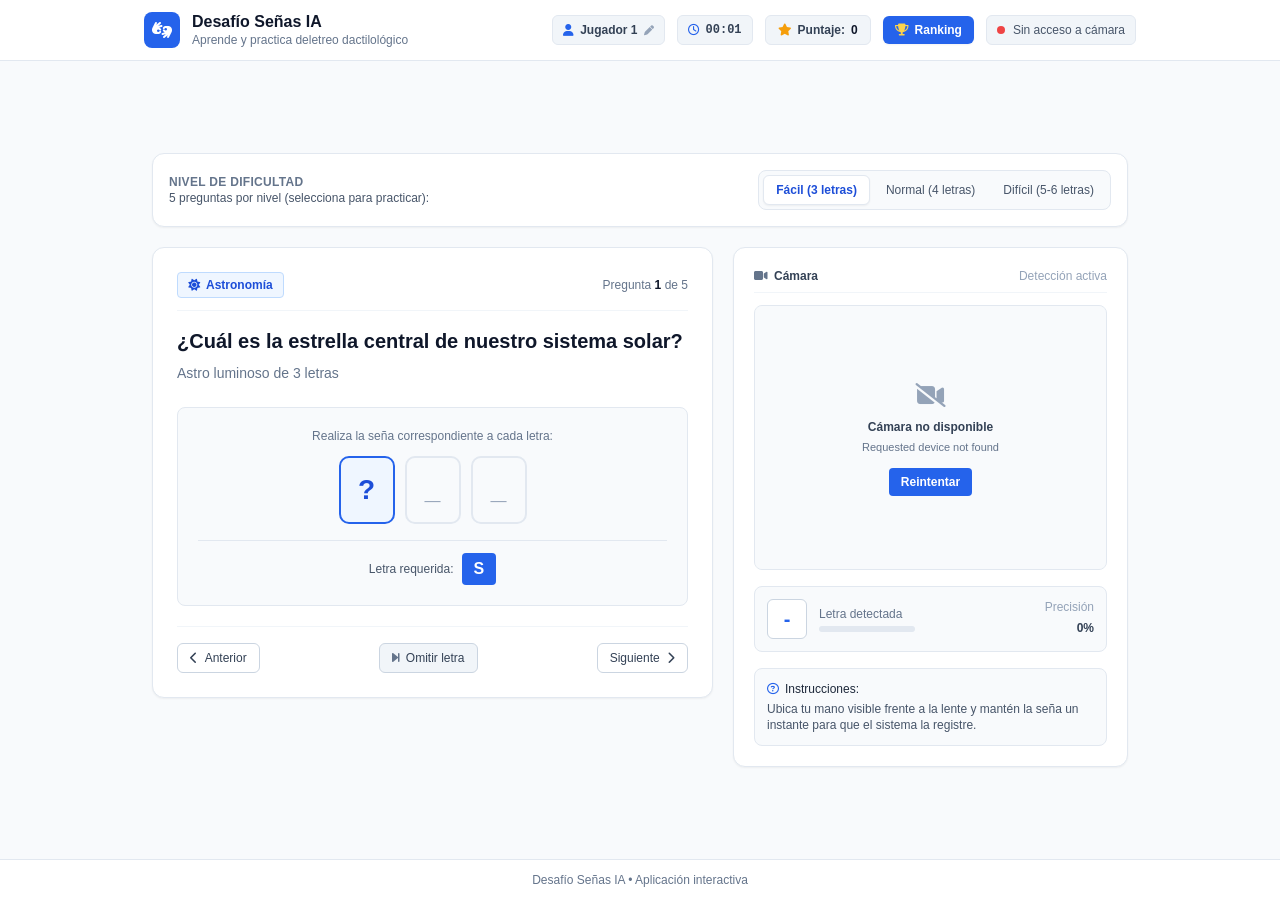
<file: index.html>
<!DOCTYPE html>
<html lang="es" class="h-full">

<head>
    <meta charset="UTF-8">
    <meta name="viewport" content="width=device-width, initial-scale=1.0, maximum-scale=1.0, user-scalable=no">
    <title>Desafío Señas IA</title>

    <!-- Librerías locales (100% Offline) -->
    <script src="libs/tailwind.js"></script>
    <link rel="stylesheet" href="libs/fontawesome/all.min.css">
    <script src="libs/tf.min.js"></script>
    <script src="libs/teachablemachine-image.min.js"></script>
    <script src="libs/confetti.browser.min.js"></script>

    <!-- Estilos de la aplicación -->
    <link rel="stylesheet" href="style.css">
</head>

<body class="bg-slate-50 text-slate-900 min-h-screen flex flex-col justify-between antialiased">

    <!-- Barra de Navegación / Encabezado -->
    <header class="w-full bg-white border-b border-slate-200 sticky top-0 z-50">
        <div class="max-w-5xl mx-auto px-4 py-3 flex items-center justify-between">
            <div class="flex items-center gap-3">
                <div class="w-9 h-9 rounded-lg bg-blue-600 flex items-center justify-center text-white text-base">
                    <i class="fa-solid fa-hands-asl-interpreting"></i>
                </div>
                <div>
                    <h1 class="text-base font-bold text-slate-900 leading-tight">Desafío Señas IA</h1>
                    <p class="text-xs text-slate-500">Aprende y practica deletreo dactilológico</p>
                </div>
            </div>

            <div class="flex items-center gap-1.5 sm:gap-3 flex-wrap justify-end">
                <!-- Jugador actual -->
                <button type="button" onclick="game.promptChangePlayer()"
                    class="text-xs font-semibold text-slate-700 bg-slate-100 hover:bg-slate-200 border border-slate-200 px-2.5 py-1.5 rounded-md flex items-center gap-1.5 transition cursor-pointer"
                    title="Cambiar de participante">
                    <i class="fa-solid fa-user text-blue-600"></i>
                    <span id="current-player-name" class="max-w-[90px] sm:max-w-[120px] truncate">Jugador 1</span>
                    <i class="fa-solid fa-pen text-[10px] text-slate-400"></i>
                </button>

                <!-- Tiempo transcurrido en la pregunta -->
                <div class="text-xs font-semibold text-slate-700 bg-slate-100 border border-slate-200 px-2.5 py-1.5 rounded-md flex items-center gap-1.5"
                    title="Tiempo en la pregunta actual">
                    <i class="fa-regular fa-clock text-blue-600"></i>
                    <span id="timer-display" class="font-mono">00:00</span>
                </div>

                <!-- Puntuación -->
                <div
                    class="text-xs font-semibold text-slate-700 bg-slate-100 border border-slate-200 px-3 py-1.5 rounded-md flex items-center gap-1.5">
                    <i class="fa-solid fa-star text-amber-500"></i>
                    <span>Puntaje:</span>
                    <strong id="score-count" class="text-slate-900">0</strong>
                </div>

                <!-- Botón de Ranking General -->
                <button type="button" onclick="game.toggleRankingModal()"
                    class="text-xs font-semibold text-white bg-blue-600 hover:bg-blue-700 px-3 py-1.5 rounded-md flex items-center gap-1.5 cursor-pointer transition shadow-sm"
                    title="Ver tabla de clasificación de jugadores">
                    <i class="fa-solid fa-trophy text-amber-300"></i>
                    <span>Ranking</span>
                </button>

                <!-- Estado del Reconocimiento -->
                <div id="status-pill"
                    class="text-xs text-slate-600 px-2.5 py-1.5 rounded-md bg-slate-100 border border-slate-200 flex items-center gap-2">
                    <span id="status-dot" class="w-2 h-2 rounded-full bg-amber-400"></span>
                    <span id="status-text" class="hidden sm:inline font-medium">Iniciando cámara...</span>
                </div>
            </div>
        </div>
    </header>

    <!-- Contenido Principal -->
    <main class="flex-1 max-w-5xl w-full mx-auto p-4 sm:p-6 flex flex-col justify-center">

        <!-- Selector de Nivel de Dificultad -->
        <div class="bg-white border border-slate-200 rounded-xl p-4 mb-5 shadow-sm">
            <div class="flex flex-col sm:flex-row sm:items-center justify-between gap-3">
                <div>
                    <span class="text-xs font-semibold text-slate-500 uppercase tracking-wide block">Nivel de
                        dificultad</span>
                    <p class="text-xs text-slate-600">5 preguntas por nivel (selecciona para practicar):</p>
                </div>
                <div class="inline-flex flex-wrap rounded-lg border border-slate-200 p-1 bg-slate-50 gap-1 w-full sm:w-auto justify-center"
                    id="level-selector-group">
                    <button type="button" onclick="game.selectLevel('facil')" id="btn-lvl-facil"
                        class="flex-1 sm:flex-none text-center px-3 py-1.5 rounded-md text-xs font-semibold transition cursor-pointer bg-white text-blue-700 shadow-sm border border-slate-200">
                        Fácil (3 letras)
                    </button>
                    <button type="button" onclick="game.selectLevel('normal')" id="btn-lvl-normal"
                        class="flex-1 sm:flex-none text-center px-3 py-1.5 rounded-md text-xs font-medium text-slate-600 hover:text-slate-900 transition cursor-pointer">
                        Normal (4 letras)
                    </button>
                    <button type="button" onclick="game.selectLevel('dificil')" id="btn-lvl-dificil"
                        class="flex-1 sm:flex-none text-center px-3 py-1.5 rounded-md text-xs font-medium text-slate-600 hover:text-slate-900 transition cursor-pointer">
                        Difícil (5-6 letras)
                    </button>
                </div>
            </div>
        </div>

        <div class="grid grid-cols-1 lg:grid-cols-12 gap-5 items-start">

            <!-- Columna Izquierda: Pregunta y Casillas de Letras (7 Columnas) -->
            <div
                class="order-2 lg:order-1 lg:col-span-7 bg-white border border-slate-200 rounded-xl p-4 sm:p-6 shadow-sm flex flex-col justify-between min-h-[420px]">

                <div>
                    <!-- Categoría y Contador -->
                    <div class="flex items-center justify-between pb-3 border-b border-slate-100 mb-4">
                        <span
                            class="text-xs font-semibold text-blue-700 bg-blue-50 border border-blue-200 px-2.5 py-1 rounded flex items-center">
                            <i id="q-category-icon" class="fa-solid fa-sun mr-1.5"></i>
                            <span id="q-category">Astronomía</span>
                        </span>
                        <span class="text-xs text-slate-500 font-medium">
                            Pregunta <span id="q-current" class="text-slate-900 font-semibold">1</span> de <span
                                id="q-total">8</span>
                        </span>
                    </div>

                    <!-- Enunciado de la Pregunta -->
                    <h2 id="q-title" class="text-lg sm:text-xl font-bold text-slate-900 mb-2 leading-snug">
                        ¿Cuál es la estrella central de nuestro sistema solar?
                    </h2>
                    <p id="q-hint" class="text-sm text-slate-500 mb-6">
                        Pista: Astro luminoso de 3 letras
                    </p>

                    <!-- Zona de Deletreo -->
                    <div class="bg-slate-50 border border-slate-200 rounded-lg p-5 text-center mb-5">
                        <span class="text-xs font-medium text-slate-500 block mb-3">Realiza la seña correspondiente a
                            cada letra:</span>

                        <div id="slots-row" class="flex items-center justify-center gap-2.5 flex-wrap">
                            <!-- Letras generadas dinámicamente -->
                        </div>

                        <!-- Indicador de Letra Actual Requerida -->
                        <div id="target-box"
                            class="mt-4 pt-3 border-t border-slate-200 flex items-center justify-center gap-2">
                            <span class="text-xs text-slate-600 font-medium">Letra requerida:</span>
                            <span id="target-letter-display"
                                class="px-3 py-1 bg-blue-600 text-white font-bold rounded text-base">
                                S
                            </span>
                        </div>
                    </div>

                    <!-- Notificación de Éxito al Completar -->
                    <div id="success-card"
                        class="hidden bg-emerald-50 border border-emerald-200 rounded-lg p-4 text-center mb-4">
                        <div class="text-emerald-800 font-semibold text-base flex items-center justify-center gap-2">
                            <i class="fa-solid fa-circle-check text-emerald-600"></i> ¡Palabra correcta!
                        </div>
                        <p class="text-xs text-emerald-700 mt-1">Has completado todas las letras con éxito.</p>

                        <!-- Desglose de puntos y tiempo -->
                        <div
                            class="my-3 py-2 px-3 bg-white border border-emerald-200 rounded-md inline-block text-left text-xs space-y-1">
                            <div class="flex justify-between gap-4 text-slate-600">
                                <span>Tiempo empleado:</span>
                                <strong id="success-time" class="text-slate-900 font-mono">0s</strong>
                            </div>
                            <div class="flex justify-between gap-4 text-slate-600">
                                <span>Dificultad:</span>
                                <strong id="success-diff" class="text-slate-900">Normal</strong>
                            </div>
                            <div class="flex justify-between gap-4 text-slate-600 border-t border-slate-100 pt-1">
                                <span>Puntos obtenidos:</span>
                                <strong id="success-points" class="text-emerald-600 font-bold">+0 pts</strong>
                            </div>
                        </div>

                        <div>
                            <button onclick="game.nextQuestion()"
                                class="mt-1 px-4 py-2 bg-emerald-600 hover:bg-emerald-700 text-white text-xs font-semibold rounded-md transition cursor-pointer">
                                Siguiente Pregunta <i class="fa-solid fa-arrow-right ml-1"></i>
                            </button>
                        </div>
                    </div>
                </div>

                <!-- Barra de Navegación de Preguntas -->
                <div class="flex items-center justify-between pt-4 border-t border-slate-100 mt-auto">
                    <button onclick="game.prevQuestion()"
                        class="px-3 py-1.5 bg-white hover:bg-slate-50 text-slate-700 text-xs font-medium rounded-md border border-slate-300 transition cursor-pointer">
                        <i class="fa-solid fa-chevron-left mr-1"></i> Anterior
                    </button>

                    <button onclick="game.skipLetter()" title="Avanzar manualmente a la siguiente letra"
                        class="px-3 py-1.5 bg-slate-100 hover:bg-slate-200 text-slate-700 text-xs font-medium rounded-md border border-slate-300 transition flex items-center gap-1.5 cursor-pointer">
                        <i class="fa-solid fa-forward-step text-slate-500"></i> Omitir letra
                    </button>

                    <button onclick="game.nextQuestion()"
                        class="px-3 py-1.5 bg-white hover:bg-slate-50 text-slate-700 text-xs font-medium rounded-md border border-slate-300 transition cursor-pointer">
                        Siguiente <i class="fa-solid fa-chevron-right ml-1"></i>
                    </button>
                </div>

            </div>

            <!-- Columna Derecha: Cámara y Detección (5 Columnas) -->
            <div
                class="order-1 lg:order-2 lg:col-span-5 bg-white border border-slate-200 rounded-xl p-4 sm:p-5 shadow-sm flex flex-col justify-between gap-4">

                <div>
                    <!-- Header Cámara -->
                    <div class="flex items-center justify-between mb-3 pb-2 border-b border-slate-100">
                        <span class="text-xs font-semibold text-slate-700 flex items-center gap-1.5">
                            <i class="fa-solid fa-video text-slate-500"></i> Cámara
                        </span>
                        <div class="flex items-center gap-2">
                            <select id="camera-select" onchange="window.game.switchCamera(this.value)"
                                class="hidden text-[11px] bg-slate-50 border border-slate-300 rounded px-1.5 py-0.5 text-slate-700 max-w-[130px] sm:max-w-[180px] truncate outline-none">
                            </select>
                            <span class="text-xs text-slate-400">Detección activa</span>
                        </div>
                    </div>

                    <!-- Contenedor del Video -->
                    <div
                        class="w-full aspect-[4/3] rounded-lg bg-slate-100 border border-slate-200 overflow-hidden relative flex items-center justify-center">

                        <!-- Canvas insertado por el reconocedor -->
                        <div id="webcam-view" class="w-full h-full flex items-center justify-center"></div>

                        <!-- Pantalla de Carga / Sin Cámara -->
                        <div id="cam-loader"
                            class="absolute inset-0 bg-slate-50 flex flex-col items-center justify-center gap-2 p-4 text-center z-10">
                            <div
                                class="w-6 h-6 border-2 border-blue-600 border-t-transparent rounded-full animate-spin">
                            </div>
                            <p class="text-xs text-slate-600 font-medium">Iniciando cámara...</p>
                        </div>

                        <!-- Barra de confirmación (mantener seña) -->
                        <div id="hold-overlay"
                            class="hidden absolute inset-0 bg-blue-900/10 border-2 border-blue-500 rounded-lg flex flex-col items-center justify-center gap-2 pointer-events-none">
                            <div
                                class="w-32 bg-white rounded-full h-2.5 overflow-hidden p-0.5 border border-blue-300 shadow-sm">
                                <div id="hold-bar"
                                    class="bg-blue-600 h-full rounded-full w-0 transition-all duration-75"></div>
                            </div>
                            <span
                                class="text-xs font-semibold text-blue-950 bg-white/90 px-2.5 py-0.5 rounded shadow-sm">Mantén
                                la posición</span>
                        </div>
                    </div>

                    <!-- Tarjeta de Detección en Tiempo Real -->
                    <div
                        class="mt-4 bg-slate-50 border border-slate-200 rounded-lg p-3 flex items-center justify-between">
                        <div class="flex items-center gap-3">
                            <div id="live-letter"
                                class="w-10 h-10 rounded-md bg-white border border-slate-300 flex items-center justify-center text-xl font-bold text-blue-600">
                                -
                            </div>
                            <div>
                                <span class="text-xs font-medium text-slate-500 block">Letra detectada</span>
                                <div class="w-24 bg-slate-200 rounded-full h-1.5 mt-1 overflow-hidden">
                                    <div id="live-conf-bar" class="bg-blue-600 h-full w-0 transition-all"></div>
                                </div>
                            </div>
                        </div>
                        <div class="text-right">
                            <span class="text-xs text-slate-400 block">Precisión</span>
                            <span id="live-conf" class="text-xs font-semibold text-slate-700">0%</span>
                        </div>
                    </div>
                </div>

                <!-- Ayuda práctica -->
                <div class="bg-slate-50 border border-slate-200 rounded-lg p-3 text-xs text-slate-600">
                    <p class="font-medium text-slate-800 mb-1 flex items-center gap-1.5">
                        <i class="fa-regular fa-circle-question text-blue-600"></i> Instrucciones:
                    </p>
                    <p>Ubica tu mano visible frente a la lente y mantén la seña un instante para que el sistema la
                        registre.</p>
                </div>

            </div>

        </div>

    </main>

    <!-- Modal de Ranking de Jugadores -->
    <div id="ranking-modal"
        class="hidden fixed inset-0 z-50 bg-slate-900/50 backdrop-blur-xs flex items-center justify-center p-3 sm:p-4">
        <div
            class="bg-white rounded-xl border border-slate-200 shadow-xl max-w-xl w-full max-h-[90vh] flex flex-col overflow-hidden">
            <!-- Cabecera del Ranking -->
            <div class="px-5 py-4 border-b border-slate-200 flex items-center justify-between bg-slate-50">
                <div class="flex items-center gap-2.5">
                    <div
                        class="w-8 h-8 rounded-lg bg-amber-500/10 border border-amber-500/20 flex items-center justify-center text-amber-600 text-base">
                        <i class="fa-solid fa-trophy"></i>
                    </div>
                    <div>
                        <h3 class="text-sm font-bold text-slate-900 leading-tight">Tabla de Clasificación</h3>
                        <p class="text-xs text-slate-500">Ranking según puntuación acumulada de cada persona</p>
                    </div>
                </div>
                <button type="button" onclick="game.toggleRankingModal()"
                    class="text-slate-400 hover:text-slate-600 text-lg leading-none cursor-pointer">
                    <i class="fa-solid fa-xmark"></i>
                </button>
            </div>

            <!-- Pestañas o Acciones Rápidas -->
            <div class="px-5 pt-3 pb-2 border-b border-slate-100 flex items-center justify-between text-xs">
                <div class="text-slate-600">
                    <span id="ranking-count" class="font-semibold text-slate-900">0</span> participantes registrados
                </div>
                <div class="flex items-center gap-2">
                    <button type="button" onclick="game.promptNewGame()"
                        class="px-2.5 py-1 bg-blue-50 hover:bg-blue-100 text-blue-700 font-semibold rounded border border-blue-200 transition cursor-pointer flex items-center gap-1">
                        <i class="fa-solid fa-user-plus text-[10px]"></i> Nuevo jugador
                    </button>
                    <button type="button" onclick="game.copyScoresJSON()"
                        class="px-2.5 py-1 bg-slate-100 hover:bg-slate-200 text-slate-700 rounded border border-slate-300 font-medium transition cursor-pointer"
                        title="Copiar historial completo en JSON">
                        <i class="fa-regular fa-copy mr-1"></i> Copiar JSON
                    </button>
                </div>
            </div>

            <!-- Contenedor con la Lista del Ranking -->
            <div class="p-5 overflow-y-auto flex-1 text-xs">
                <div id="ranking-table-container" class="border border-slate-200 rounded-lg overflow-hidden">
                    <!-- Tabla de posiciones generada dinámicamente -->
                </div>
            </div>

            <!-- Pie del Modal con Opciones -->
            <div class="px-5 py-3 border-t border-slate-200 bg-slate-50 flex items-center justify-between">
                <button type="button" onclick="game.clearRankingData()"
                    class="text-xs text-red-600 hover:text-red-700 font-medium cursor-pointer">
                    <i class="fa-regular fa-trash-can mr-1"></i> Reiniciar ranking
                </button>
                <button type="button" onclick="game.toggleRankingModal()"
                    class="px-4 py-1.5 bg-slate-800 hover:bg-slate-900 text-white rounded-md text-xs font-semibold cursor-pointer">
                    Cerrar
                </button>
            </div>
        </div>
    </div>

    <!-- Pie de página simple -->
    <footer class="w-full px-4 py-3 border-t border-slate-200 bg-white text-center text-xs text-slate-500">
        <span>Desafío Señas IA &bull; Aplicación interactiva</span>
    </footer>

    <!-- Archivos de la Aplicación -->
    <script src="questions.js"></script>
    <script src="app.js"></script>
</body>

</html>
</file>
<file: style.css>
/* Estilos sencillos, limpios y accesibles */
/* Font fallback to system fonts */

:root {
    --bg-page: #f8fafc;
    --card-bg: #ffffff;
    --border-color: #e2e8f0;
    --text-primary: #0f172a;
    --text-secondary: #475569;
    --text-muted: #64748b;
    --primary-color: #2563eb;
    --primary-hover: #1d4ed8;
    --success-color: #16a34a;
}

* {
    box-sizing: border-box;
}

body {
    font-family: 'Inter', -apple-system, BlinkMacSystemFont, "Segoe UI", Roboto, sans-serif;
    background-color: var(--bg-page);
    color: var(--text-primary);
    margin: 0;
}

/* Modo espejo para la cámara web */
.camera-mirror {
    transform: scaleX(-1);
}

/* Tarjeta estándar limpia */
.clean-card {
    background-color: #ffffff;
    border: 1px solid #e2e8f0;
    border-radius: 12px;
}

/* Transición suave para las casillas */
.letter-slot {
    width: 3.5rem;
    height: 4.25rem;
    border-radius: 10px;
    display: inline-flex;
    align-items: center;
    justify-content: center;
    font-size: 1.75rem;
    font-weight: 700;
    border: 2px solid #cbd5e1;
    background-color: #ffffff;
    color: #0f172a;
    transition: all 0.15s ease;
}

.letter-slot.current {
    border-color: #2563eb;
    background-color: #eff6ff;
    color: #1d4ed8;
}

.letter-slot.filled {
    border-color: #16a34a;
    background-color: #f0fdf4;
    color: #15803d;
}

.letter-slot.empty {
    border-color: #e2e8f0;
    background-color: #f8fafc;
    color: #94a3b8;
}

/* Botones estándar y legibles */
.btn-primary {
    background-color: #2563eb;
    color: #ffffff;
    font-weight: 500;
    border-radius: 8px;
    padding: 0.5rem 1rem;
    border: none;
    cursor: pointer;
    transition: background-color 0.15s ease;
}

.btn-primary:hover {
    background-color: #1d4ed8;
}

.btn-secondary {
    background-color: #ffffff;
    color: #334155;
    font-weight: 500;
    border: 1px solid #cbd5e1;
    border-radius: 8px;
    padding: 0.5rem 1rem;
    cursor: pointer;
    transition: all 0.15s ease;
}

.btn-secondary:hover {
    background-color: #f1f5f9;
    border-color: #94a3b8;
}

/* Estilo para scrollbar discreta */
::-webkit-scrollbar {
    width: 6px;
    height: 6px;
}

::-webkit-scrollbar-track {
    background: #f1f5f9;
}

::-webkit-scrollbar-thumb {
    background: #cbd5e1;
    border-radius: 4px;
}
/* Adaptabilidad táctil y móvil */
@media (max-width: 640px) {
    .letter-slot {
        width: 2.75rem;
        height: 3.5rem;
        font-size: 1.35rem;
        border-radius: 8px;
    }
}
</file>
